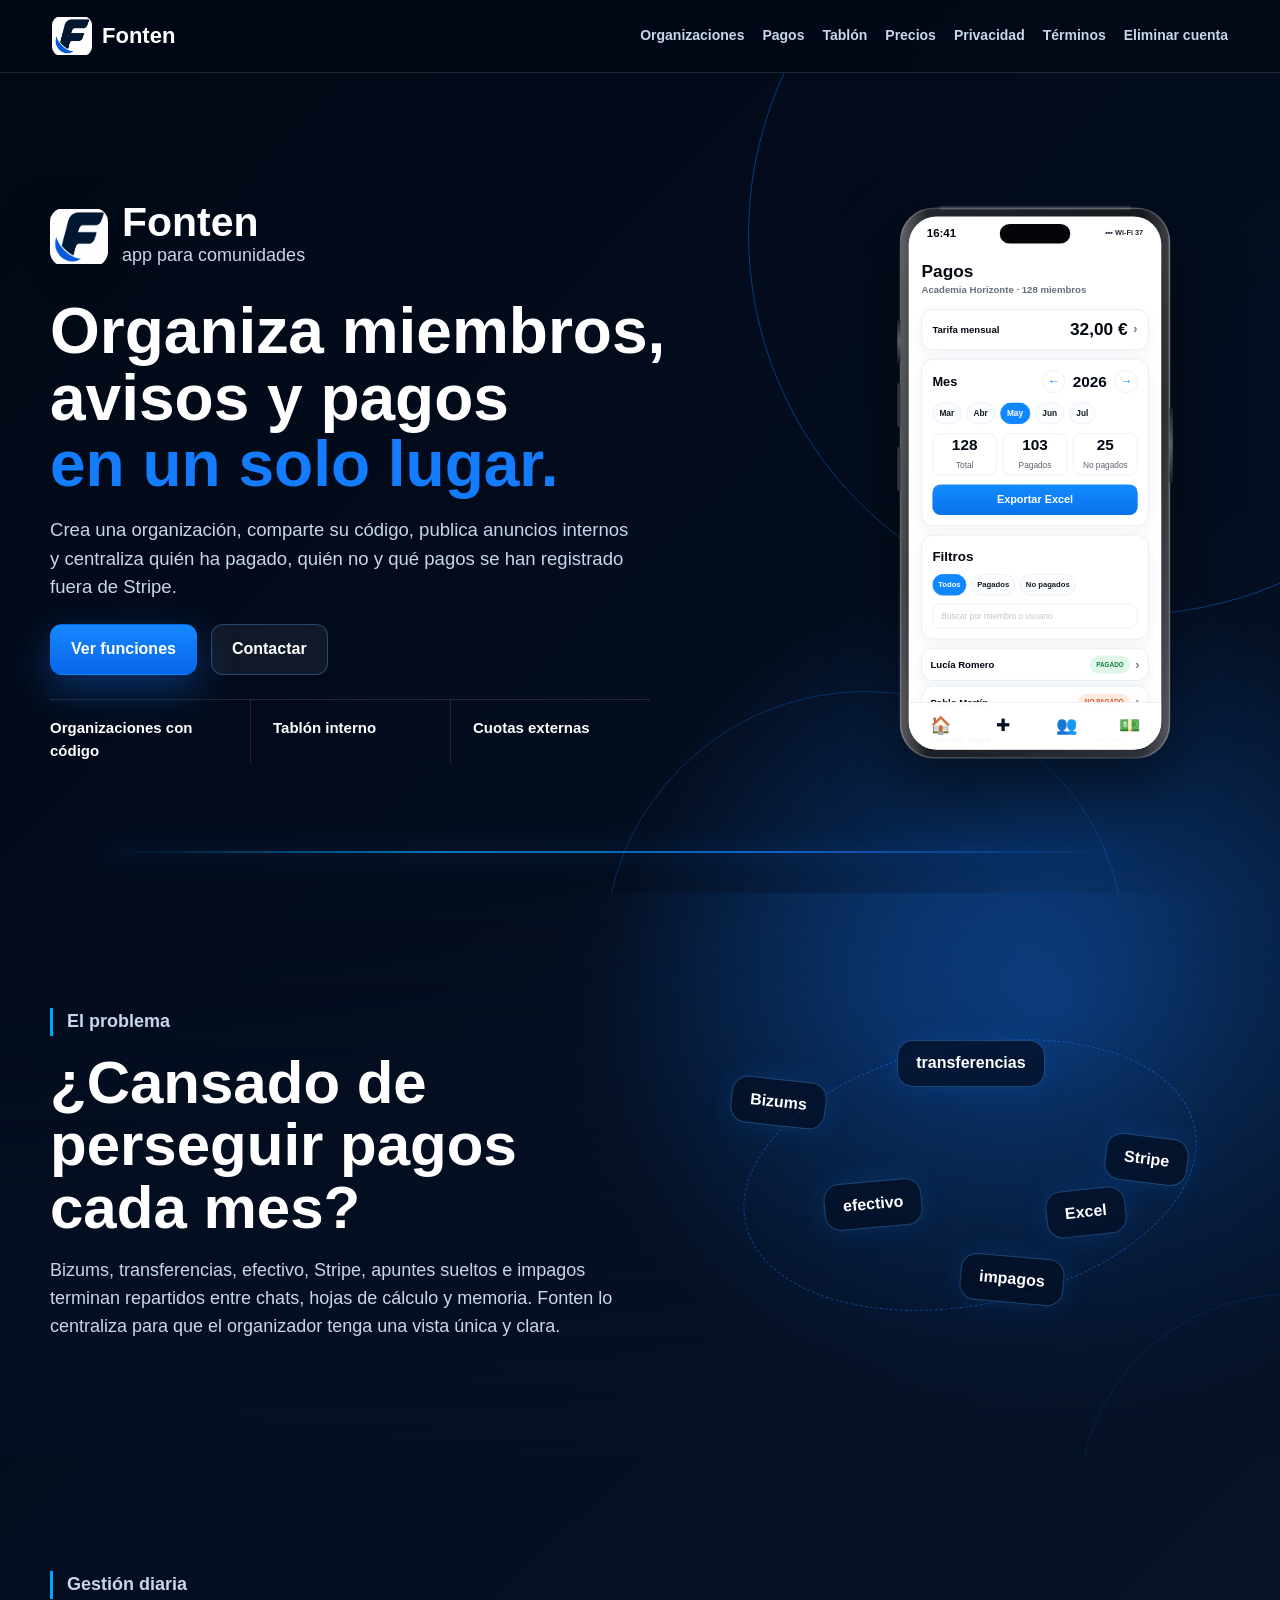
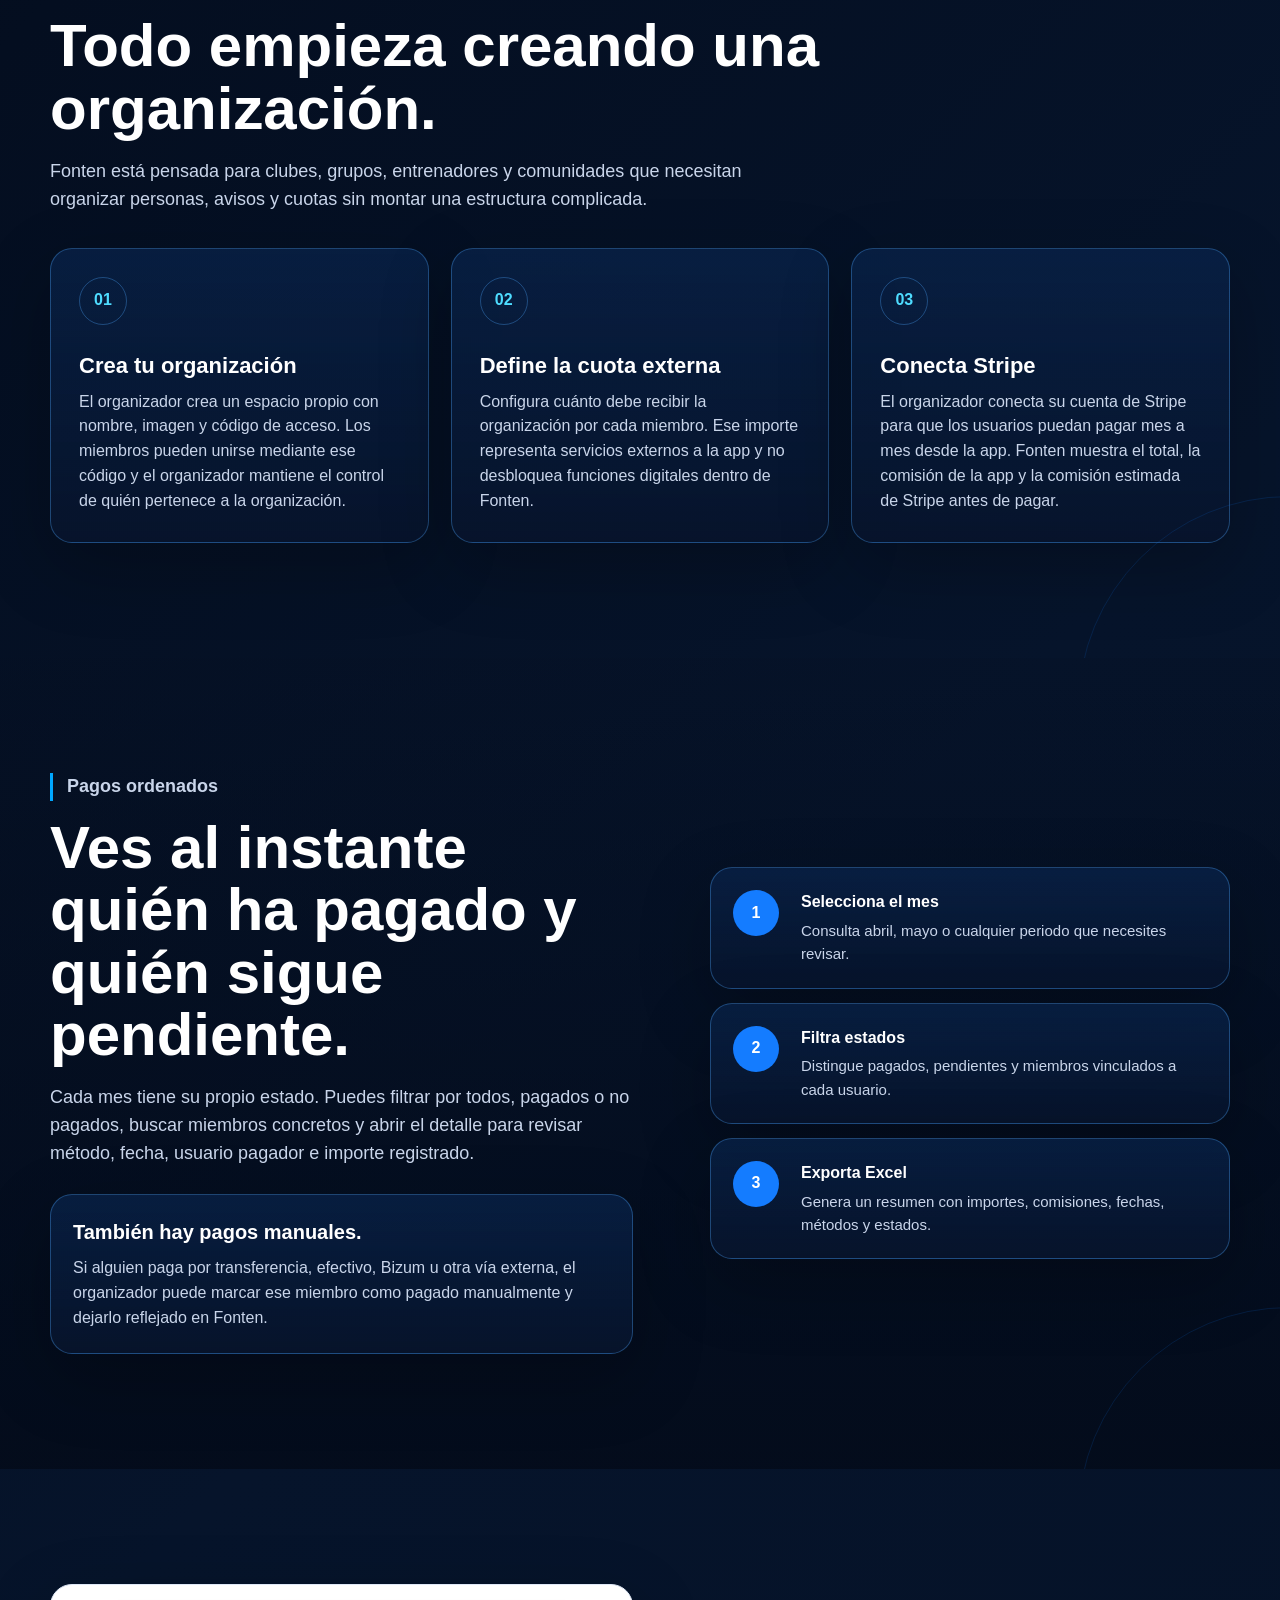
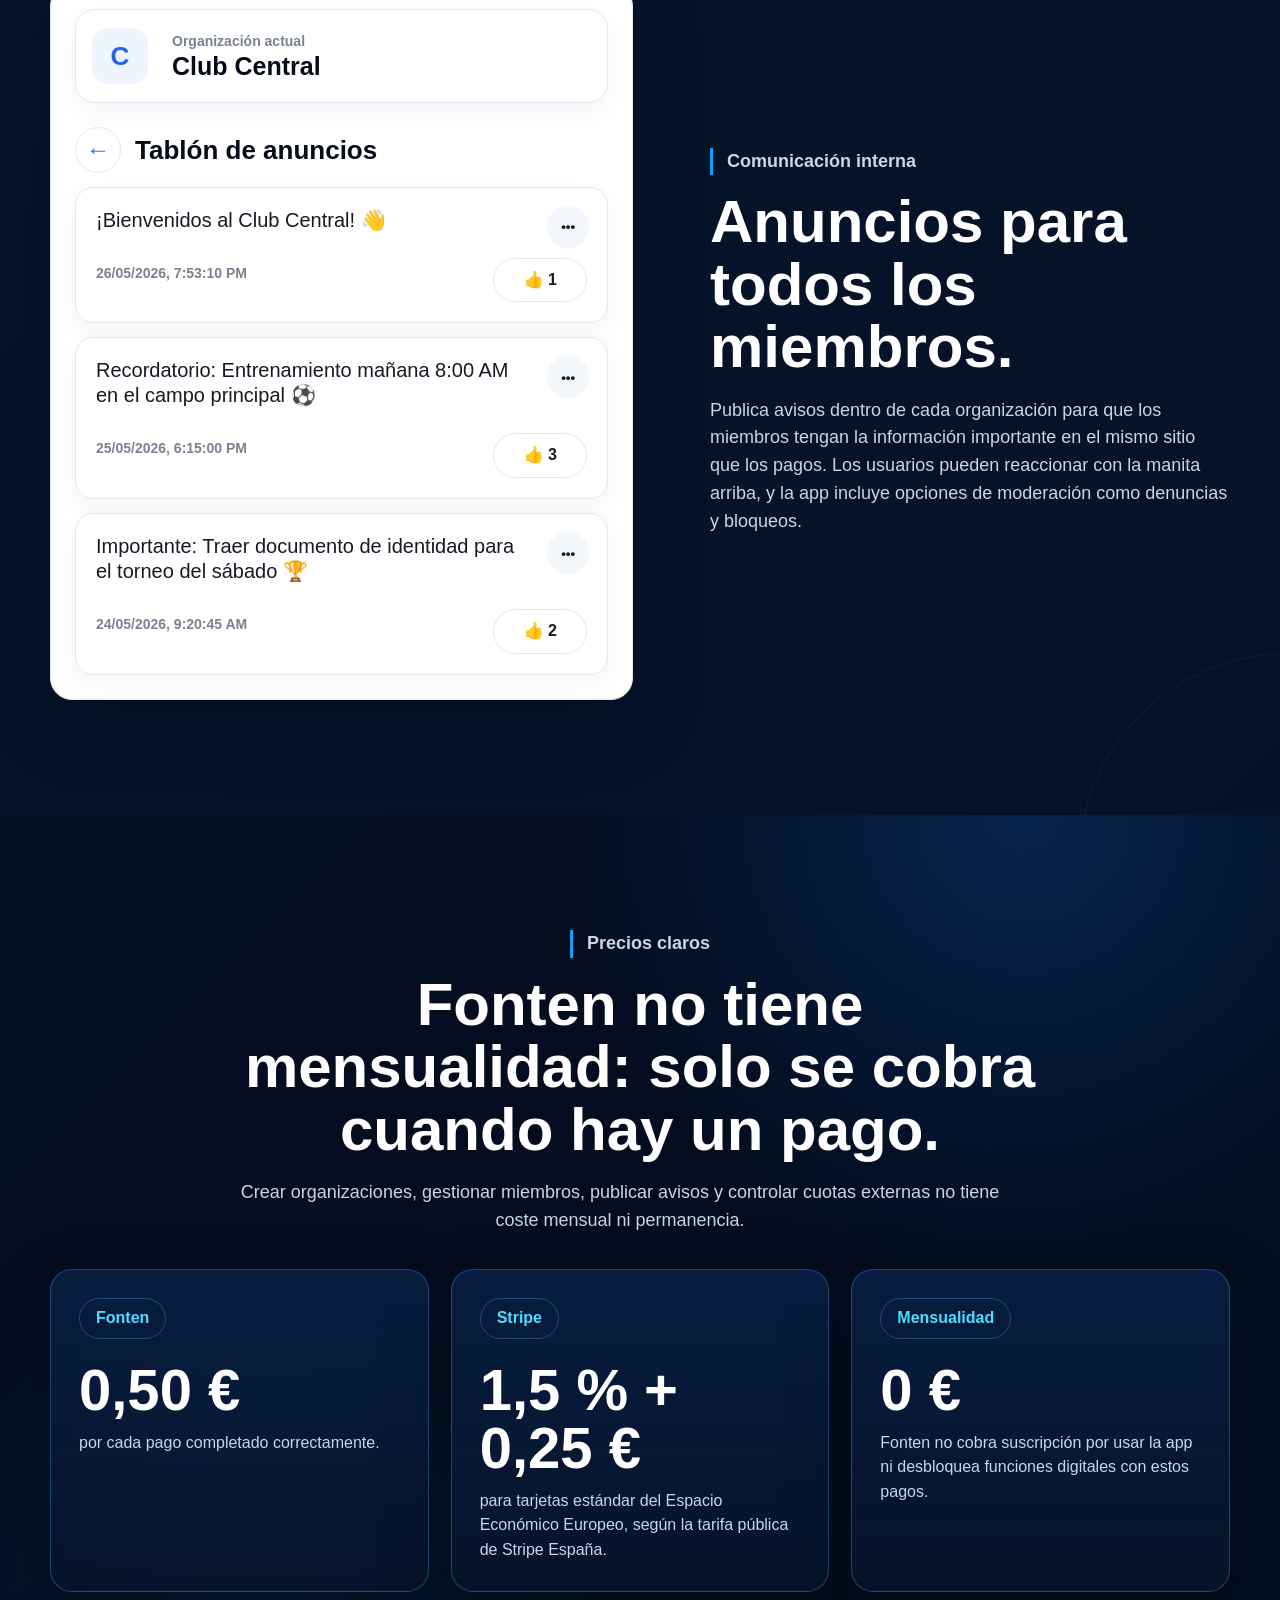
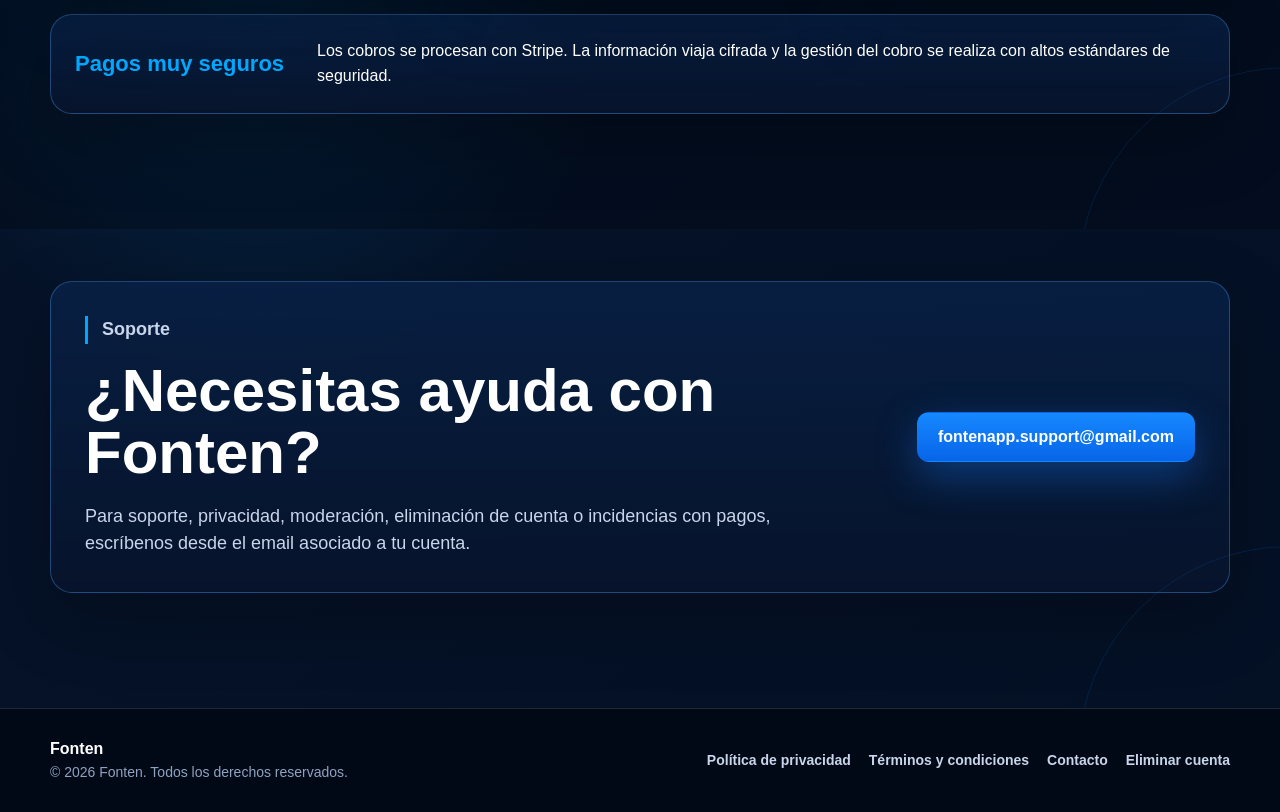
<file: index.html>
<!DOCTYPE html>
<html lang="es">
<head>
  <meta charset="UTF-8" />
  <meta name="viewport" content="width=device-width, initial-scale=1.0" />
  <title>Fonten - Organiza miembros, avisos y pagos</title>
  <meta
    name="description"
    content="Fonten ayuda a organizaciones, clubes y comunidades a gestionar miembros, anuncios, cuotas externas, pagos con Stripe, pagos manuales y exportaciones a Excel."
  />
  <link rel="icon" href="favicon.png" />
  <link rel="stylesheet" href="styles.css" />
</head>

<body>
  <header class="site-header">
    <div class="container nav">
      <a class="brand" href="index.html" aria-label="Inicio de Fonten">
        <img src="favicon.png" alt="" class="brand-logo" />
        <span>Fonten</span>
      </a>

      <nav class="nav-links" aria-label="Navegación principal">
        <a href="#organizaciones">Organizaciones</a>
        <a href="#pagos">Pagos</a>
        <a href="#tablon">Tablón</a>
        <a href="#precios">Precios</a>
        <a href="privacidad.html">Privacidad</a>
        <a href="Terminos.html">Términos</a>
        <a href="Eliminar-cuenta.html">Eliminar cuenta</a>
      </nav>
    </div>
  </header>

  <main>
    <section class="hero">
      <div class="hero-lines" aria-hidden="true"></div>
      <div class="container hero-grid">
        <div class="hero-copy">
          <div class="hero-brand">
            <img src="favicon.png" alt="" />
            <div>
              <strong>Fonten</strong>
              <span>app para comunidades</span>
            </div>
          </div>

          <h1>Organiza miembros, avisos y pagos <span>en un solo lugar.</span></h1>
          <p class="hero-text">
            Crea una organización, comparte su código, publica anuncios internos y centraliza
            quién ha pagado, quién no y qué pagos se han registrado fuera de Stripe.
          </p>

          <div class="hero-actions">
            <a class="btn btn-primary" href="#funciones">Ver funciones</a>
            <a class="btn btn-secondary" href="contacto.html">Contactar</a>
          </div>

          <div class="hero-metrics" aria-label="Funciones principales">
            <span>Organizaciones con código</span>
            <span>Tablón interno</span>
            <span>Cuotas externas</span>
          </div>
        </div>

        <div class="phone-stage" aria-label="Vista del organizador controlando cuotas y pagos en Fonten">
          <div class="hero-phone">
            <div class="hero-phone-side hero-phone-side-left"></div>
            <div class="hero-phone-side hero-phone-side-right"></div>
            <div class="hero-phone-screen">
              <div class="hero-phone-status">
                <span>16:41</span>
                <i></i>
                <span>••• Wi-Fi 37</span>
              </div>

              <div class="hero-phone-content">
                <h3>Pagos</h3>
                <p>Academia Horizonte · 128 miembros</p>

                <div class="phone-card phone-price">
                  <strong>Tarifa mensual</strong>
                  <b>32,00 €</b>
                  <span>›</span>
                </div>

                <div class="phone-card phone-month">
                  <div class="phone-month-head">
                    <strong>Mes</strong>
                    <div>
                      <button type="button">←</button>
                      <b>2026</b>
                      <button type="button">→</button>
                    </div>
                  </div>

                  <div class="phone-months">
                    <span>Mar</span>
                    <span>Abr</span>
                    <strong>May</strong>
                    <span>Jun</span>
                    <span>Jul</span>
                  </div>

                  <div class="phone-stats">
                    <span><b>128</b>Total</span>
                    <span><b>103</b>Pagados</span>
                    <span><b>25</b>No pagados</span>
                  </div>

                  <div class="phone-export">Exportar Excel</div>
                </div>

                <div class="phone-card phone-filters">
                  <strong>Filtros</strong>
                  <div>
                    <span>Todos</span>
                    <span>Pagados</span>
                    <span>No pagados</span>
                  </div>
                  <p>Buscar por miembro o usuario</p>
                </div>

                <div class="phone-member paid">
                  <strong>Lucía Romero</strong>
                  <span>Pagado</span>
                  <i>›</i>
                </div>
                <div class="phone-member unpaid">
                  <strong>Pablo Martín</strong>
                  <span>No pagado</span>
                  <i>›</i>
                </div>
                <div class="phone-member paid">
                  <strong>Claudia Vega</strong>
                  <span>Pagado</span>
                  <i>›</i>
                </div>
                <div class="phone-member unpaid">
                  <strong>Sergio Ruiz</strong>
                  <span>No pagado</span>
                  <i>›</i>
                </div>
              </div>

              <div class="hero-phone-tabbar">
                <span>🏠</span>
                <span>✚</span>
                <span>👥</span>
                <span>💵</span>
              </div>
            </div>
          </div>
        </div>
      </div>
    </section>

    <section id="funciones" class="section section-problem">
      <div class="container problem-grid">
        <div>
          <p class="eyebrow">El problema</p>
          <h2>¿Cansado de perseguir pagos cada mes?</h2>
          <p>
            Bizums, transferencias, efectivo, Stripe, apuntes sueltos e impagos terminan
            repartidos entre chats, hojas de cálculo y memoria. Fonten lo centraliza para que el
            organizador tenga una vista única y clara.
          </p>
        </div>

        <div class="floating-tags" aria-label="Pagos que Fonten ayuda a ordenar">
          <span>Bizums</span>
          <span>transferencias</span>
          <span>efectivo</span>
          <span>Stripe</span>
          <span>impagos</span>
          <span>Excel</span>
        </div>
      </div>
    </section>

    <section id="organizaciones" class="section">
      <div class="container">
        <div class="section-title">
          <p class="eyebrow">Gestión diaria</p>
          <h2>Todo empieza creando una organización.</h2>
          <p>
            Fonten está pensada para clubes, grupos, entrenadores y comunidades que necesitan
            organizar personas, avisos y cuotas sin montar una estructura complicada.
          </p>
        </div>

        <div class="feature-grid">
          <article class="feature-card">
            <span>01</span>
            <h3>Crea tu organización</h3>
            <p>
              El organizador crea un espacio propio con nombre, imagen y código de acceso. Los
              miembros pueden unirse mediante ese código y el organizador mantiene el control de
              quién pertenece a la organización.
            </p>
          </article>

          <article class="feature-card">
            <span>02</span>
            <h3>Define la cuota externa</h3>
            <p>
              Configura cuánto debe recibir la organización por cada miembro. Ese importe
              representa servicios externos a la app y no desbloquea funciones digitales dentro de
              Fonten.
            </p>
          </article>

          <article class="feature-card">
            <span>03</span>
            <h3>Conecta Stripe</h3>
            <p>
              El organizador conecta su cuenta de Stripe para que los usuarios puedan pagar mes a
              mes desde la app. Fonten muestra el total, la comisión de la app y la comisión
              estimada de Stripe antes de pagar.
            </p>
          </article>
        </div>
      </div>
    </section>

    <section id="pagos" class="section section-payments">
      <div class="container payments-grid">
        <div>
          <p class="eyebrow">Pagos ordenados</p>
          <h2>Ves al instante quién ha pagado y quién sigue pendiente.</h2>
          <p>
            Cada mes tiene su propio estado. Puedes filtrar por todos, pagados o no pagados,
            buscar miembros concretos y abrir el detalle para revisar método, fecha, usuario
            pagador e importe registrado.
          </p>

          <div class="callout">
            <strong>También hay pagos manuales.</strong>
            <span>
              Si alguien paga por transferencia, efectivo, Bizum u otra vía externa, el
              organizador puede marcar ese miembro como pagado manualmente y dejarlo reflejado en
              Fonten.
            </span>
          </div>
        </div>

        <div class="workflow">
          <div class="workflow-step">
            <span>1</span>
            <strong>Selecciona el mes</strong>
            <p>Consulta abril, mayo o cualquier periodo que necesites revisar.</p>
          </div>
          <div class="workflow-step">
            <span>2</span>
            <strong>Filtra estados</strong>
            <p>Distingue pagados, pendientes y miembros vinculados a cada usuario.</p>
          </div>
          <div class="workflow-step">
            <span>3</span>
            <strong>Exporta Excel</strong>
            <p>Genera un resumen con importes, comisiones, fechas, métodos y estados.</p>
          </div>
        </div>
      </div>
    </section>

    <section id="tablon" class="section">
      <div class="container split-section">
        <div class="announcement-demo">
          <div class="org-current">
            <span>C</span>
            <div>
              <small>Organización actual</small>
              <strong>Club Central</strong>
            </div>
          </div>
          <div class="announcement-top">
            <span>←</span>
            <strong>Tablón de anuncios</strong>
          </div>
          <div class="announcement-card">
            <button type="button" aria-label="Opciones del anuncio">•••</button>
            <p>¡Bienvenidos al Club Central! 👋</p>
            <small>26/05/2026, 7:53:10 PM</small>
            <div>
              <span>👍 1</span>
            </div>
          </div>
          <div class="announcement-card muted-card">
            <button type="button" aria-label="Opciones del anuncio">•••</button>
            <p>Recordatorio: Entrenamiento mañana 8:00 AM en el campo principal ⚽</p>
            <small>25/05/2026, 6:15:00 PM</small>
            <div>
              <span>👍 3</span>
            </div>
          </div>
          <div class="announcement-card muted-card">
            <button type="button" aria-label="Opciones del anuncio">•••</button>
            <p>Importante: Traer documento de identidad para el torneo del sábado 🏆</p>
            <small>24/05/2026, 9:20:45 AM</small>
            <div>
              <span>👍 2</span>
            </div>
          </div>
        </div>

        <div>
          <p class="eyebrow">Comunicación interna</p>
          <h2>Anuncios para todos los miembros.</h2>
          <p>
            Publica avisos dentro de cada organización para que los miembros tengan la información
            importante en el mismo sitio que los pagos. Los usuarios pueden reaccionar con la
            manita arriba, y la app incluye opciones de moderación como denuncias y bloqueos.
          </p>
        </div>
      </div>
    </section>

    <section id="precios" class="section section-pricing">
      <div class="container">
        <div class="section-title centered">
          <p class="eyebrow">Precios claros</p>
          <h2>Fonten no tiene mensualidad: solo se cobra cuando hay un pago.</h2>
          <p>
            Crear organizaciones, gestionar miembros, publicar avisos y controlar cuotas externas
            no tiene coste mensual ni permanencia.
          </p>
        </div>

        <div class="pricing-grid">
          <article class="pricing-card">
            <span>Fonten</span>
            <strong>0,50 €</strong>
            <p>por cada pago completado correctamente.</p>
          </article>

          <article class="pricing-card">
            <span>Stripe</span>
            <strong>1,5 % + 0,25 €</strong>
            <p>para tarjetas estándar del Espacio Económico Europeo, según la tarifa pública de Stripe España.</p>
          </article>

          <article class="pricing-card">
            <span>Mensualidad</span>
            <strong>0 €</strong>
            <p>Fonten no cobra suscripción por usar la app ni desbloquea funciones digitales con estos pagos.</p>
          </article>
        </div>

        <div class="security-strip">
          <strong>Pagos muy seguros</strong>
          <span>
            Los cobros se procesan con Stripe. La información viaja cifrada y la gestión del cobro
            se realiza con altos estándares de seguridad.
          </span>
        </div>
      </div>
    </section>

    <section class="section cta-section">
      <div class="container cta">
        <div>
          <p class="eyebrow">Soporte</p>
          <h2>¿Necesitas ayuda con Fonten?</h2>
          <p>
            Para soporte, privacidad, moderación, eliminación de cuenta o incidencias con pagos,
            escríbenos desde el email asociado a tu cuenta.
          </p>
        </div>
        <a class="btn btn-primary" href="mailto:fontenapp.support@gmail.com">fontenapp.support@gmail.com</a>
      </div>
    </section>
  </main>

  <footer class="site-footer">
    <div class="container footer-grid">
      <div>
        <strong>Fonten</strong>
        <span>© 2026 Fonten. Todos los derechos reservados.</span>
      </div>

      <div class="footer-links">
        <a href="privacidad.html">Política de privacidad</a>
        <a href="Terminos.html">Términos y condiciones</a>
        <a href="contacto.html">Contacto</a>
        <a href="Eliminar-cuenta.html">Eliminar cuenta</a>
      </div>
    </div>
  </footer>
</body>
</html>
</file>
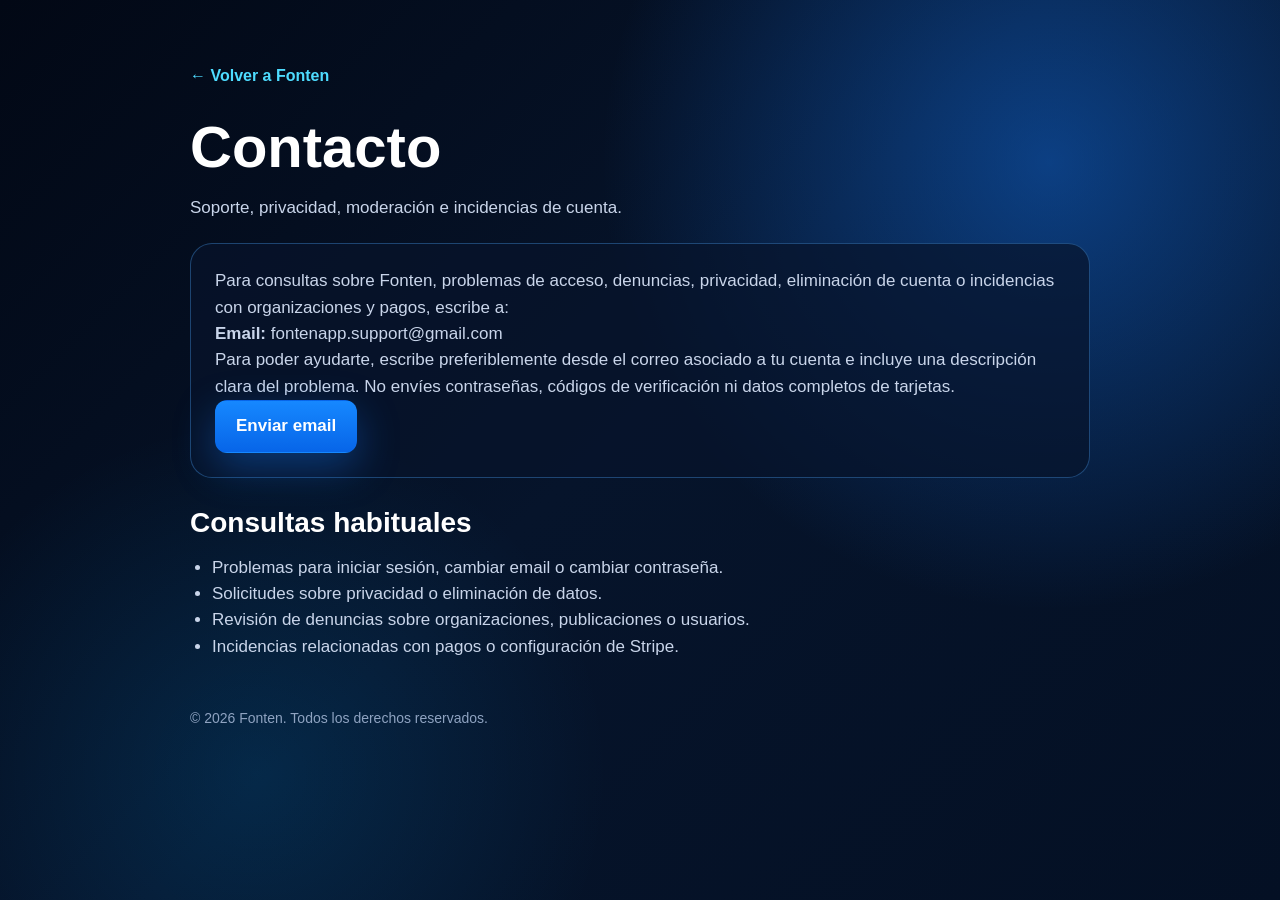
<file: contacto.html>
<!DOCTYPE html>
<html lang="es">
<head>
  <meta charset="UTF-8" />
  <meta name="viewport" content="width=device-width, initial-scale=1.0" />
  <title>Contacto - Fonten</title>
  <meta name="description" content="Contacto y soporte de Fonten." />
  <link rel="icon" href="favicon.png" />
  <link rel="stylesheet" href="styles.css" />
</head>

<body class="legal-page">
  <main class="legal-shell">
    <a class="back-link" href="index.html">← Volver a Fonten</a>

    <h1>Contacto</h1>
    <p>Soporte, privacidad, moderación e incidencias de cuenta.</p>

    <div class="legal-card">
      <p>
        Para consultas sobre Fonten, problemas de acceso, denuncias, privacidad, eliminación de cuenta o incidencias con organizaciones y pagos, escribe a:
      </p>
      <p>
        <strong>Email:</strong> <a href="mailto:fontenapp.support@gmail.com">fontenapp.support@gmail.com</a>
      </p>
      <p>
        Para poder ayudarte, escribe preferiblemente desde el correo asociado a tu cuenta e incluye una descripción clara del problema. No envíes contraseñas, códigos de verificación ni datos completos de tarjetas.
      </p>
      <p>
        <a class="btn btn-primary" href="mailto:fontenapp.support@gmail.com">Enviar email</a>
      </p>
    </div>

    <h2>Consultas habituales</h2>
    <ul>
      <li>Problemas para iniciar sesión, cambiar email o cambiar contraseña.</li>
      <li>Solicitudes sobre privacidad o eliminación de datos.</li>
      <li>Revisión de denuncias sobre organizaciones, publicaciones o usuarios.</li>
      <li>Incidencias relacionadas con pagos o configuración de Stripe.</li>
    </ul>

    <footer>© 2026 Fonten. Todos los derechos reservados.</footer>
  </main>
</body>
</html>
</file>
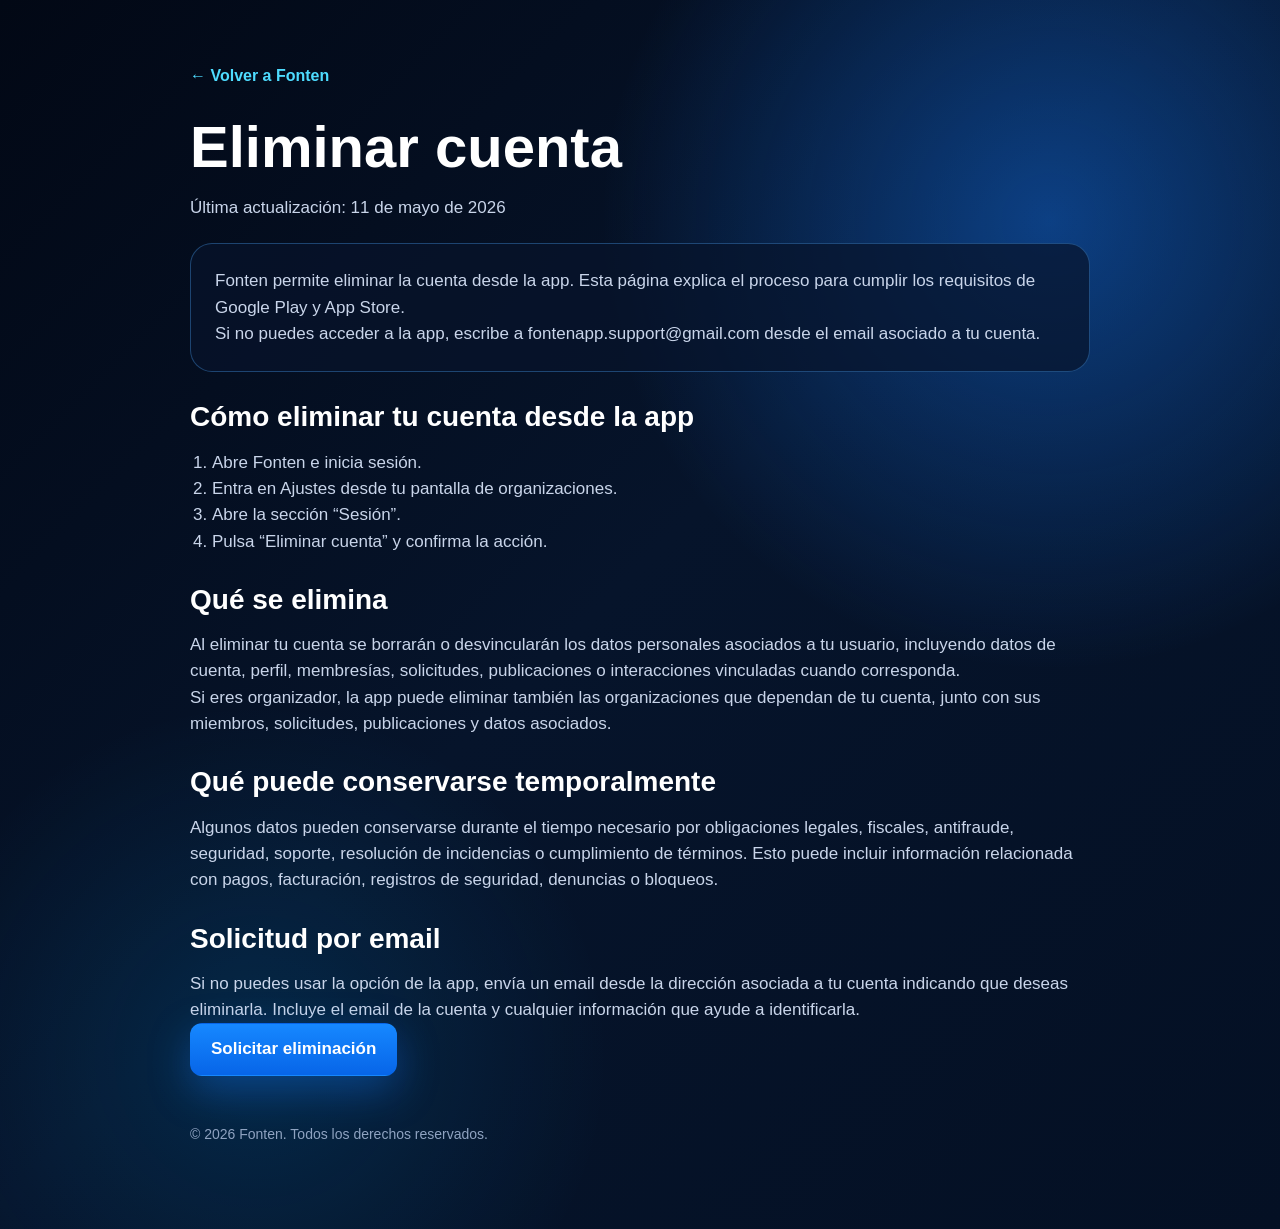
<file: Eliminar-cuenta.html>
<!DOCTYPE html>
<html lang="es">
<head>
  <meta charset="UTF-8" />
  <meta name="viewport" content="width=device-width, initial-scale=1.0" />
  <title>Eliminar cuenta - Fonten</title>
  <meta name="description" content="Instrucciones para eliminar una cuenta de Fonten." />
  <link rel="icon" href="favicon.png" />
  <link rel="stylesheet" href="styles.css" />
</head>

<body class="legal-page">
  <main class="legal-shell">
    <a class="back-link" href="index.html">← Volver a Fonten</a>

    <h1>Eliminar cuenta</h1>
    <p>Última actualización: 11 de mayo de 2026</p>

    <div class="legal-card">
      <p>
        Fonten permite eliminar la cuenta desde la app. Esta página explica el proceso para cumplir los requisitos de Google Play y App Store.
      </p>
      <p>
        Si no puedes acceder a la app, escribe a <a href="mailto:fontenapp.support@gmail.com">fontenapp.support@gmail.com</a> desde el email asociado a tu cuenta.
      </p>
    </div>

    <h2>Cómo eliminar tu cuenta desde la app</h2>
    <ol>
      <li>Abre Fonten e inicia sesión.</li>
      <li>Entra en Ajustes desde tu pantalla de organizaciones.</li>
      <li>Abre la sección “Sesión”.</li>
      <li>Pulsa “Eliminar cuenta” y confirma la acción.</li>
    </ol>

    <h2>Qué se elimina</h2>
    <p>
      Al eliminar tu cuenta se borrarán o desvincularán los datos personales asociados a tu usuario, incluyendo datos de cuenta, perfil, membresías, solicitudes, publicaciones o interacciones vinculadas cuando corresponda.
    </p>
    <p>
      Si eres organizador, la app puede eliminar también las organizaciones que dependan de tu cuenta, junto con sus miembros, solicitudes, publicaciones y datos asociados.
    </p>

    <h2>Qué puede conservarse temporalmente</h2>
    <p>
      Algunos datos pueden conservarse durante el tiempo necesario por obligaciones legales, fiscales, antifraude, seguridad, soporte, resolución de incidencias o cumplimiento de términos. Esto puede incluir información relacionada con pagos, facturación, registros de seguridad, denuncias o bloqueos.
    </p>

    <h2>Solicitud por email</h2>
    <p>
      Si no puedes usar la opción de la app, envía un email desde la dirección asociada a tu cuenta indicando que deseas eliminarla. Incluye el email de la cuenta y cualquier información que ayude a identificarla.
    </p>
    <p>
      <a class="btn btn-primary" href="mailto:fontenapp.support@gmail.com?subject=Eliminar%20mi%20cuenta%20de%20Fonten">Solicitar eliminación</a>
    </p>

    <footer>© 2026 Fonten. Todos los derechos reservados.</footer>
  </main>
</body>
</html>
</file>
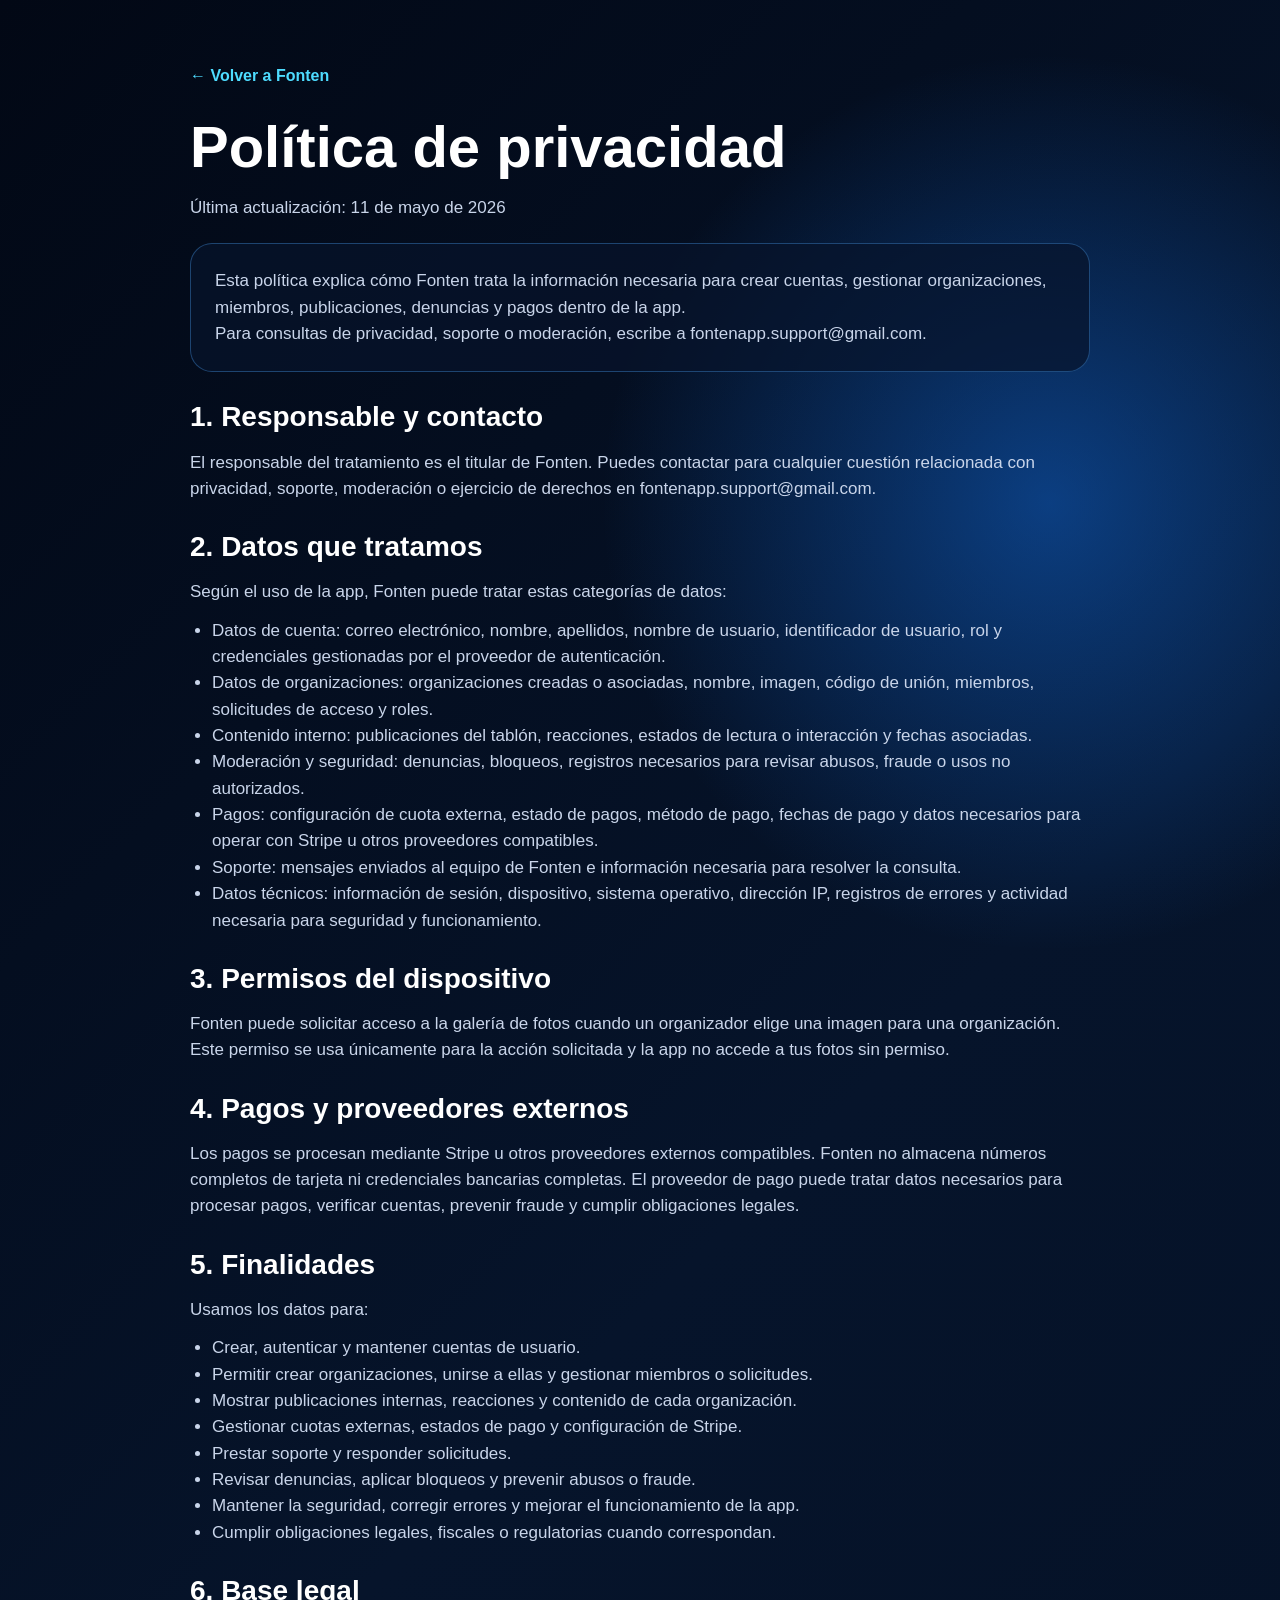
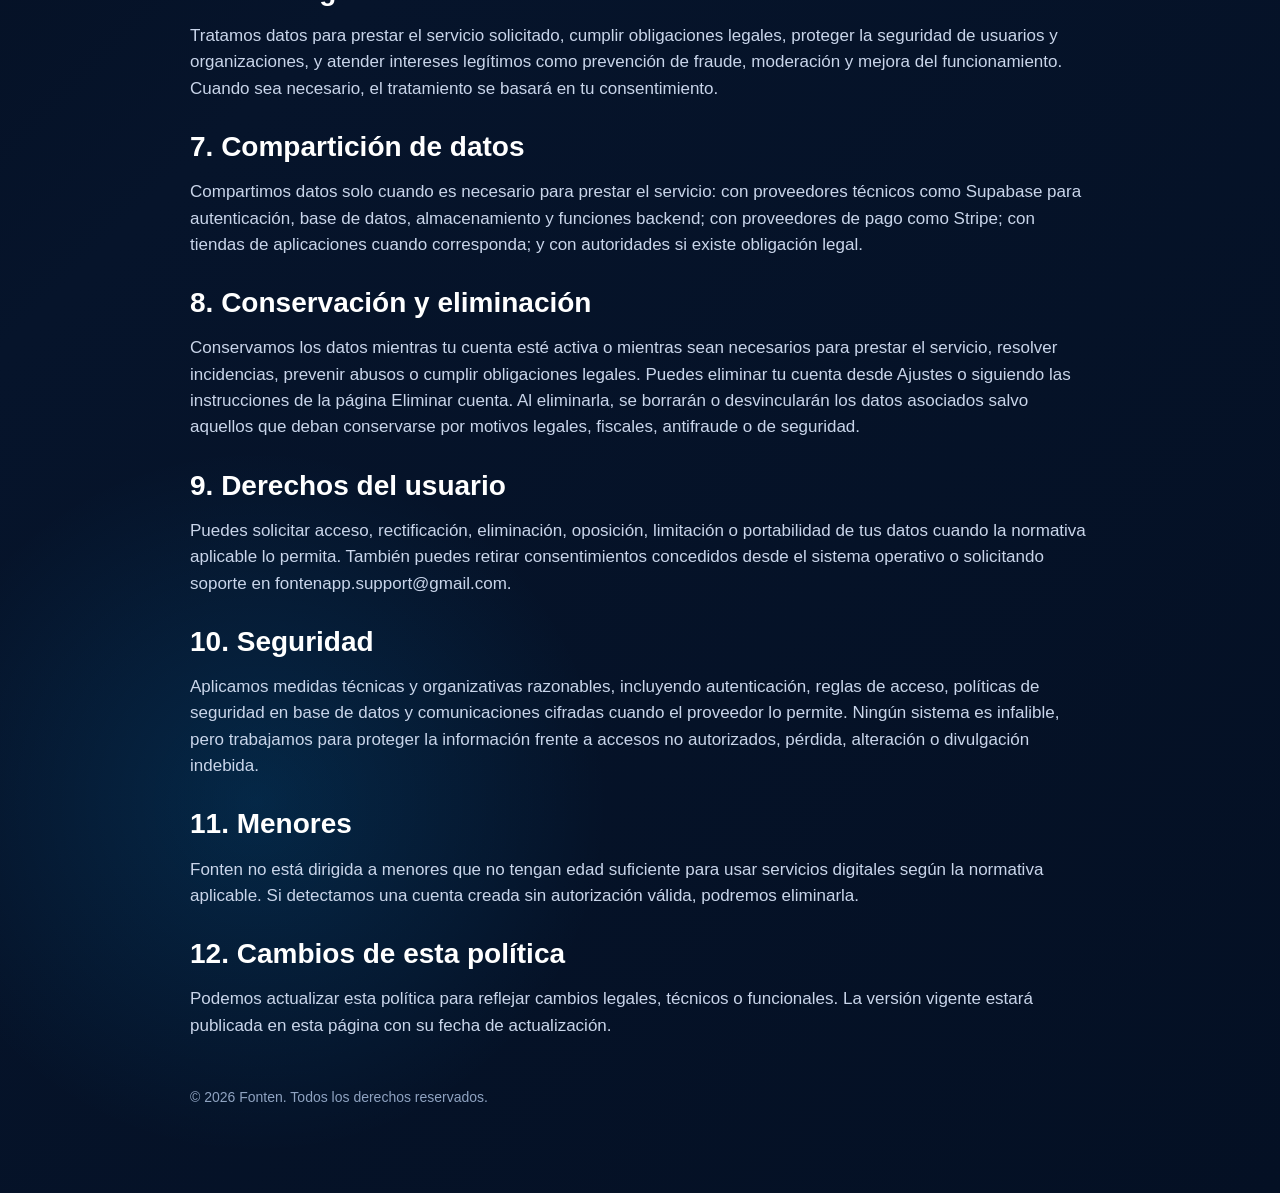
<file: privacidad.html>
<!DOCTYPE html>
<html lang="es">
<head>
  <meta charset="UTF-8" />
  <meta name="viewport" content="width=device-width, initial-scale=1.0" />
  <title>Política de privacidad - Fonten</title>
  <meta name="description" content="Política de privacidad de Fonten." />
  <link rel="icon" href="favicon.png" />
  <link rel="stylesheet" href="styles.css" />
</head>

<body class="legal-page">
  <main class="legal-shell">
    <a class="back-link" href="index.html">← Volver a Fonten</a>

    <h1>Política de privacidad</h1>
    <p>Última actualización: 11 de mayo de 2026</p>

    <div class="legal-card">
      <p>
        Esta política explica cómo Fonten trata la información necesaria para crear cuentas, gestionar organizaciones, miembros, publicaciones, denuncias y pagos dentro de la app.
      </p>
      <p>
        Para consultas de privacidad, soporte o moderación, escribe a <a href="mailto:fontenapp.support@gmail.com">fontenapp.support@gmail.com</a>.
      </p>
    </div>

    <h2>1. Responsable y contacto</h2>
    <p>
      El responsable del tratamiento es el titular de Fonten. Puedes contactar para cualquier cuestión relacionada con privacidad, soporte, moderación o ejercicio de derechos en <a href="mailto:fontenapp.support@gmail.com">fontenapp.support@gmail.com</a>.
    </p>

    <h2>2. Datos que tratamos</h2>
    <p>Según el uso de la app, Fonten puede tratar estas categorías de datos:</p>
    <ul>
      <li>Datos de cuenta: correo electrónico, nombre, apellidos, nombre de usuario, identificador de usuario, rol y credenciales gestionadas por el proveedor de autenticación.</li>
      <li>Datos de organizaciones: organizaciones creadas o asociadas, nombre, imagen, código de unión, miembros, solicitudes de acceso y roles.</li>
      <li>Contenido interno: publicaciones del tablón, reacciones, estados de lectura o interacción y fechas asociadas.</li>
      <li>Moderación y seguridad: denuncias, bloqueos, registros necesarios para revisar abusos, fraude o usos no autorizados.</li>
      <li>Pagos: configuración de cuota externa, estado de pagos, método de pago, fechas de pago y datos necesarios para operar con Stripe u otros proveedores compatibles.</li>
      <li>Soporte: mensajes enviados al equipo de Fonten e información necesaria para resolver la consulta.</li>
      <li>Datos técnicos: información de sesión, dispositivo, sistema operativo, dirección IP, registros de errores y actividad necesaria para seguridad y funcionamiento.</li>
    </ul>

    <h2>3. Permisos del dispositivo</h2>
    <p>
      Fonten puede solicitar acceso a la galería de fotos cuando un organizador elige una imagen para una organización. Este permiso se usa únicamente para la acción solicitada y la app no accede a tus fotos sin permiso.
    </p>

    <h2>4. Pagos y proveedores externos</h2>
    <p>
      Los pagos se procesan mediante Stripe u otros proveedores externos compatibles. Fonten no almacena números completos de tarjeta ni credenciales bancarias completas. El proveedor de pago puede tratar datos necesarios para procesar pagos, verificar cuentas, prevenir fraude y cumplir obligaciones legales.
    </p>

    <h2>5. Finalidades</h2>
    <p>Usamos los datos para:</p>
    <ul>
      <li>Crear, autenticar y mantener cuentas de usuario.</li>
      <li>Permitir crear organizaciones, unirse a ellas y gestionar miembros o solicitudes.</li>
      <li>Mostrar publicaciones internas, reacciones y contenido de cada organización.</li>
      <li>Gestionar cuotas externas, estados de pago y configuración de Stripe.</li>
      <li>Prestar soporte y responder solicitudes.</li>
      <li>Revisar denuncias, aplicar bloqueos y prevenir abusos o fraude.</li>
      <li>Mantener la seguridad, corregir errores y mejorar el funcionamiento de la app.</li>
      <li>Cumplir obligaciones legales, fiscales o regulatorias cuando correspondan.</li>
    </ul>

    <h2>6. Base legal</h2>
    <p>
      Tratamos datos para prestar el servicio solicitado, cumplir obligaciones legales, proteger la seguridad de usuarios y organizaciones, y atender intereses legítimos como prevención de fraude, moderación y mejora del funcionamiento. Cuando sea necesario, el tratamiento se basará en tu consentimiento.
    </p>

    <h2>7. Compartición de datos</h2>
    <p>
      Compartimos datos solo cuando es necesario para prestar el servicio: con proveedores técnicos como Supabase para autenticación, base de datos, almacenamiento y funciones backend; con proveedores de pago como Stripe; con tiendas de aplicaciones cuando corresponda; y con autoridades si existe obligación legal.
    </p>

    <h2>8. Conservación y eliminación</h2>
    <p>
      Conservamos los datos mientras tu cuenta esté activa o mientras sean necesarios para prestar el servicio, resolver incidencias, prevenir abusos o cumplir obligaciones legales. Puedes eliminar tu cuenta desde Ajustes o siguiendo las instrucciones de la página <a href="Eliminar-cuenta.html">Eliminar cuenta</a>. Al eliminarla, se borrarán o desvincularán los datos asociados salvo aquellos que deban conservarse por motivos legales, fiscales, antifraude o de seguridad.
    </p>

    <h2>9. Derechos del usuario</h2>
    <p>
      Puedes solicitar acceso, rectificación, eliminación, oposición, limitación o portabilidad de tus datos cuando la normativa aplicable lo permita. También puedes retirar consentimientos concedidos desde el sistema operativo o solicitando soporte en <a href="mailto:fontenapp.support@gmail.com">fontenapp.support@gmail.com</a>.
    </p>

    <h2>10. Seguridad</h2>
    <p>
      Aplicamos medidas técnicas y organizativas razonables, incluyendo autenticación, reglas de acceso, políticas de seguridad en base de datos y comunicaciones cifradas cuando el proveedor lo permite. Ningún sistema es infalible, pero trabajamos para proteger la información frente a accesos no autorizados, pérdida, alteración o divulgación indebida.
    </p>

    <h2>11. Menores</h2>
    <p>
      Fonten no está dirigida a menores que no tengan edad suficiente para usar servicios digitales según la normativa aplicable. Si detectamos una cuenta creada sin autorización válida, podremos eliminarla.
    </p>

    <h2>12. Cambios de esta política</h2>
    <p>
      Podemos actualizar esta política para reflejar cambios legales, técnicos o funcionales. La versión vigente estará publicada en esta página con su fecha de actualización.
    </p>

    <footer>© 2026 Fonten. Todos los derechos reservados.</footer>
  </main>
</body>
</html>
</file>
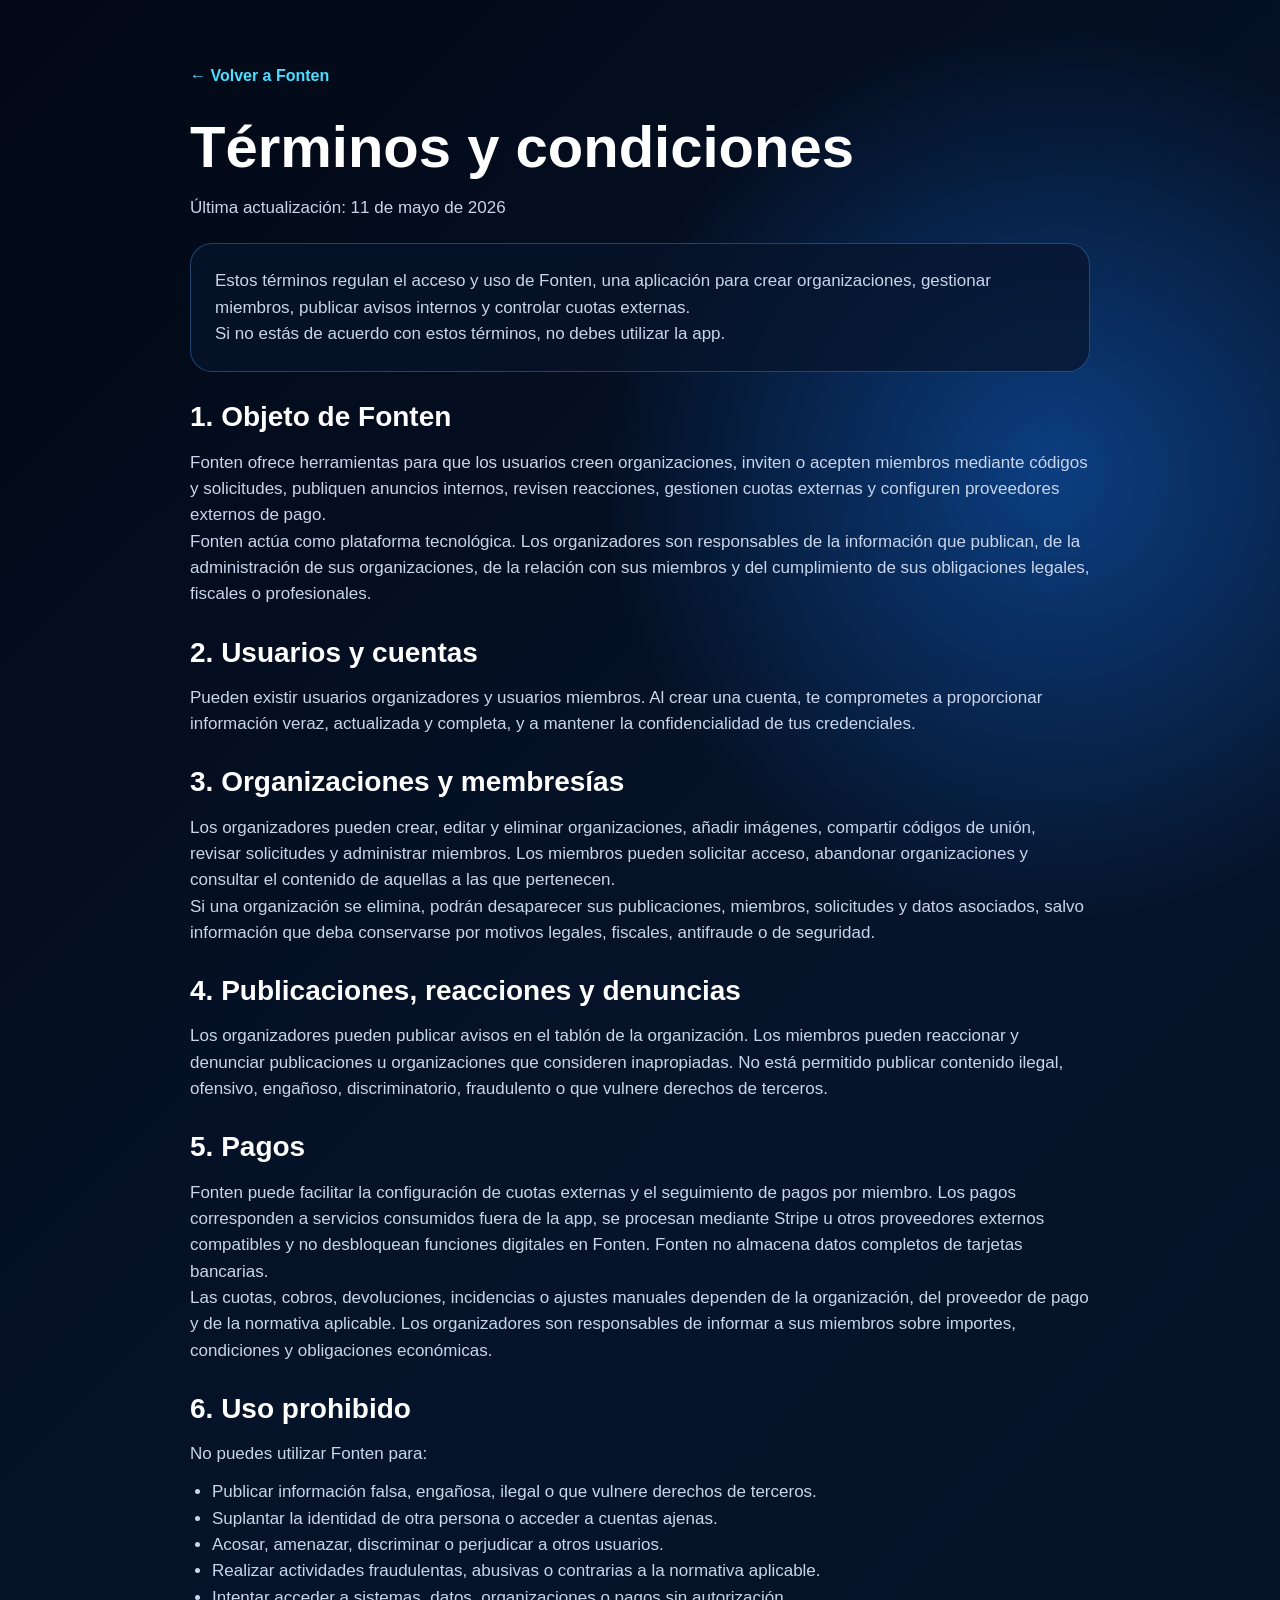
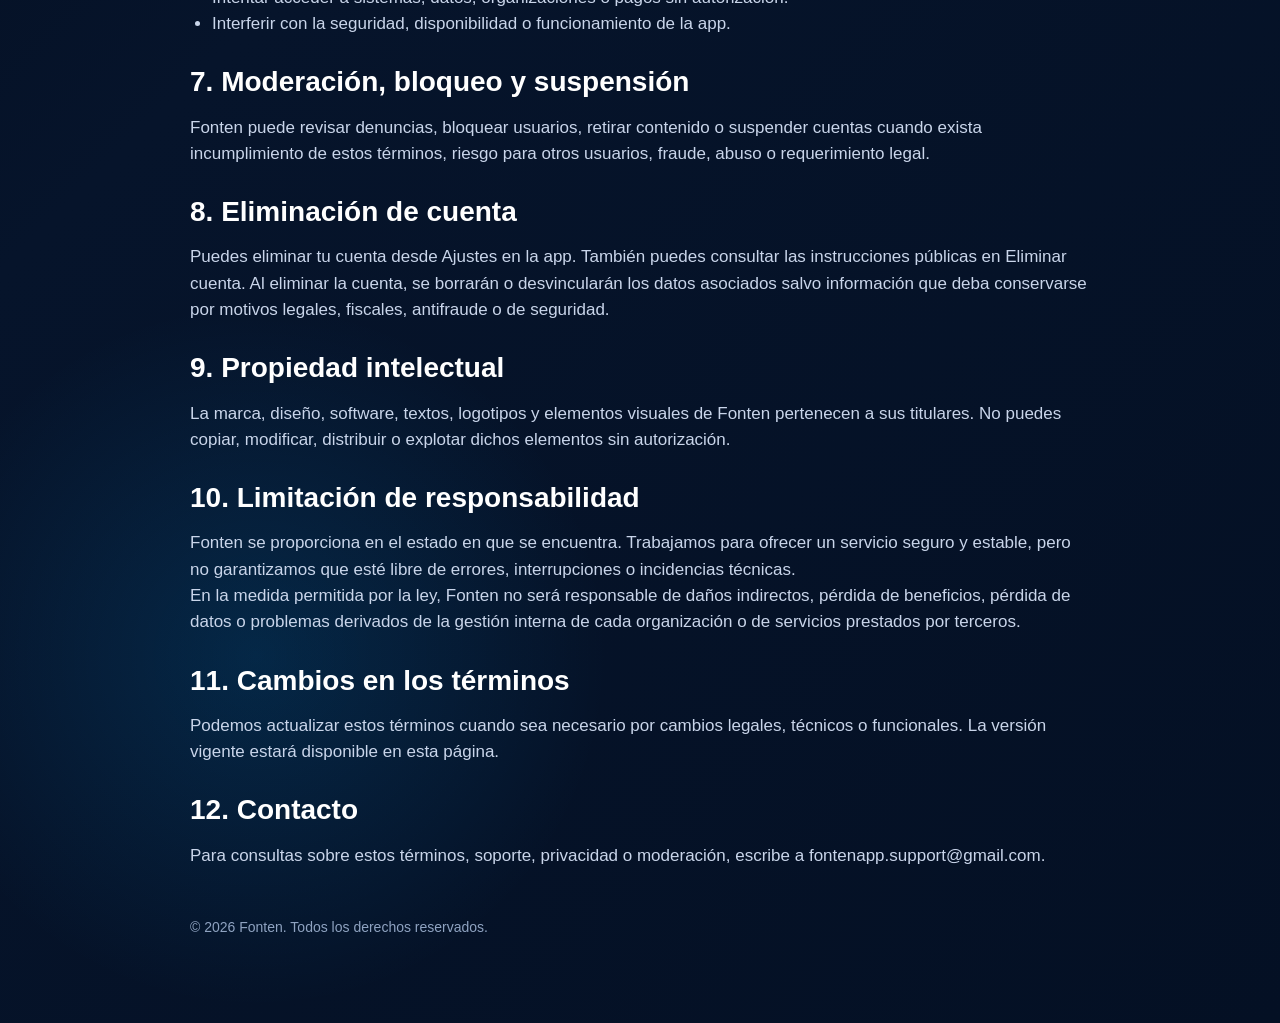
<file: Terminos.html>
<!DOCTYPE html>
<html lang="es">
<head>
  <meta charset="UTF-8" />
  <meta name="viewport" content="width=device-width, initial-scale=1.0" />
  <title>Términos y condiciones - Fonten</title>
  <meta name="description" content="Términos y condiciones de uso de Fonten." />
  <link rel="icon" href="favicon.png" />
  <link rel="stylesheet" href="styles.css" />
</head>

<body class="legal-page">
  <main class="legal-shell">
    <a class="back-link" href="index.html">← Volver a Fonten</a>

    <h1>Términos y condiciones</h1>
    <p>Última actualización: 11 de mayo de 2026</p>

    <div class="legal-card">
      <p>
        Estos términos regulan el acceso y uso de Fonten, una aplicación para crear organizaciones, gestionar miembros, publicar avisos internos y controlar cuotas externas.
      </p>
      <p>
        Si no estás de acuerdo con estos términos, no debes utilizar la app.
      </p>
    </div>

    <h2>1. Objeto de Fonten</h2>
    <p>
      Fonten ofrece herramientas para que los usuarios creen organizaciones, inviten o acepten miembros mediante códigos y solicitudes, publiquen anuncios internos, revisen reacciones, gestionen cuotas externas y configuren proveedores externos de pago.
    </p>
    <p>
      Fonten actúa como plataforma tecnológica. Los organizadores son responsables de la información que publican, de la administración de sus organizaciones, de la relación con sus miembros y del cumplimiento de sus obligaciones legales, fiscales o profesionales.
    </p>

    <h2>2. Usuarios y cuentas</h2>
    <p>
      Pueden existir usuarios organizadores y usuarios miembros. Al crear una cuenta, te comprometes a proporcionar información veraz, actualizada y completa, y a mantener la confidencialidad de tus credenciales.
    </p>

    <h2>3. Organizaciones y membresías</h2>
    <p>
      Los organizadores pueden crear, editar y eliminar organizaciones, añadir imágenes, compartir códigos de unión, revisar solicitudes y administrar miembros. Los miembros pueden solicitar acceso, abandonar organizaciones y consultar el contenido de aquellas a las que pertenecen.
    </p>
    <p>
      Si una organización se elimina, podrán desaparecer sus publicaciones, miembros, solicitudes y datos asociados, salvo información que deba conservarse por motivos legales, fiscales, antifraude o de seguridad.
    </p>

    <h2>4. Publicaciones, reacciones y denuncias</h2>
    <p>
      Los organizadores pueden publicar avisos en el tablón de la organización. Los miembros pueden reaccionar y denunciar publicaciones u organizaciones que consideren inapropiadas. No está permitido publicar contenido ilegal, ofensivo, engañoso, discriminatorio, fraudulento o que vulnere derechos de terceros.
    </p>

    <h2>5. Pagos</h2>
    <p>
      Fonten puede facilitar la configuración de cuotas externas y el seguimiento de pagos por miembro. Los pagos corresponden a servicios consumidos fuera de la app, se procesan mediante Stripe u otros proveedores externos compatibles y no desbloquean funciones digitales en Fonten. Fonten no almacena datos completos de tarjetas bancarias.
    </p>
    <p>
      Las cuotas, cobros, devoluciones, incidencias o ajustes manuales dependen de la organización, del proveedor de pago y de la normativa aplicable. Los organizadores son responsables de informar a sus miembros sobre importes, condiciones y obligaciones económicas.
    </p>

    <h2>6. Uso prohibido</h2>
    <p>No puedes utilizar Fonten para:</p>
    <ul>
      <li>Publicar información falsa, engañosa, ilegal o que vulnere derechos de terceros.</li>
      <li>Suplantar la identidad de otra persona o acceder a cuentas ajenas.</li>
      <li>Acosar, amenazar, discriminar o perjudicar a otros usuarios.</li>
      <li>Realizar actividades fraudulentas, abusivas o contrarias a la normativa aplicable.</li>
      <li>Intentar acceder a sistemas, datos, organizaciones o pagos sin autorización.</li>
      <li>Interferir con la seguridad, disponibilidad o funcionamiento de la app.</li>
    </ul>

    <h2>7. Moderación, bloqueo y suspensión</h2>
    <p>
      Fonten puede revisar denuncias, bloquear usuarios, retirar contenido o suspender cuentas cuando exista incumplimiento de estos términos, riesgo para otros usuarios, fraude, abuso o requerimiento legal.
    </p>

    <h2>8. Eliminación de cuenta</h2>
    <p>
      Puedes eliminar tu cuenta desde Ajustes en la app. También puedes consultar las instrucciones públicas en <a href="Eliminar-cuenta.html">Eliminar cuenta</a>. Al eliminar la cuenta, se borrarán o desvincularán los datos asociados salvo información que deba conservarse por motivos legales, fiscales, antifraude o de seguridad.
    </p>

    <h2>9. Propiedad intelectual</h2>
    <p>
      La marca, diseño, software, textos, logotipos y elementos visuales de Fonten pertenecen a sus titulares. No puedes copiar, modificar, distribuir o explotar dichos elementos sin autorización.
    </p>

    <h2>10. Limitación de responsabilidad</h2>
    <p>
      Fonten se proporciona en el estado en que se encuentra. Trabajamos para ofrecer un servicio seguro y estable, pero no garantizamos que esté libre de errores, interrupciones o incidencias técnicas.
    </p>
    <p>
      En la medida permitida por la ley, Fonten no será responsable de daños indirectos, pérdida de beneficios, pérdida de datos o problemas derivados de la gestión interna de cada organización o de servicios prestados por terceros.
    </p>

    <h2>11. Cambios en los términos</h2>
    <p>
      Podemos actualizar estos términos cuando sea necesario por cambios legales, técnicos o funcionales. La versión vigente estará disponible en esta página.
    </p>

    <h2>12. Contacto</h2>
    <p>
      Para consultas sobre estos términos, soporte, privacidad o moderación, escribe a <a href="mailto:fontenapp.support@gmail.com">fontenapp.support@gmail.com</a>.
    </p>

    <footer>© 2026 Fonten. Todos los derechos reservados.</footer>
  </main>
</body>
</html>
</file>
<file: styles.css>
:root {
  color-scheme: dark;
  --bg: #020815;
  --bg-2: #06152d;
  --panel: rgba(7, 20, 44, 0.72);
  --panel-strong: rgba(10, 31, 69, 0.86);
  --line: rgba(77, 166, 255, 0.34);
  --line-soft: rgba(255, 255, 255, 0.12);
  --ink: #ffffff;
  --muted: #c9d5ea;
  --subtle: #8fa3c1;
  --blue: #147cff;
  --blue-2: #00a7ff;
  --cyan: #4edcff;
  --good: #38d77b;
  --bad: #ff6a4a;
  --shadow: 0 34px 90px rgba(0, 0, 0, 0.42);
}

* {
  box-sizing: border-box;
  margin: 0;
  padding: 0;
}

html {
  background: var(--bg);
  overflow-x: hidden;
  scroll-behavior: smooth;
}

body {
  min-width: 320px;
  font-family: Arial, -apple-system, BlinkMacSystemFont, "Segoe UI", sans-serif;
  color: var(--ink);
  background:
    radial-gradient(circle at 82% 18%, rgba(20, 124, 255, 0.42), transparent 28rem),
    radial-gradient(circle at 20% 86%, rgba(0, 167, 255, 0.14), transparent 22rem),
    linear-gradient(135deg, #020815 0%, #06142b 48%, #041024 100%);
  line-height: 1.55;
  overflow-x: hidden;
}

a {
  color: inherit;
  text-decoration: none;
}

.container {
  width: min(1180px, calc(100% - 64px));
  margin: 0 auto;
}

.site-header {
  position: sticky;
  top: 0;
  z-index: 20;
  background: rgba(2, 8, 21, 0.78);
  border-bottom: 1px solid var(--line-soft);
  backdrop-filter: blur(18px);
}

.nav {
  min-height: 72px;
  display: flex;
  align-items: center;
  justify-content: space-between;
  gap: 24px;
  padding-inline: 2px;
}

.brand {
  display: inline-flex;
  align-items: center;
  gap: 10px;
  color: #ffffff;
  font-size: 22px;
  font-weight: 900;
}

.brand-logo {
  width: 40px;
  height: 40px;
  object-fit: contain;
  border-radius: 9px;
  display: block;
}

.nav-links,
.footer-links {
  display: flex;
  gap: 18px;
  flex-wrap: wrap;
  color: var(--muted);
  font-size: 14px;
  font-weight: 700;
}

.nav-links a:hover,
.footer-links a:hover {
  color: var(--ink);
}

.hero {
  position: relative;
  min-height: min(820px, calc(100svh - 72px));
  display: flex;
  align-items: center;
  padding: clamp(28px, 4.2vh, 50px) 0;
  overflow: hidden;
}

.hero::before,
.hero::after,
.section::after {
  content: "";
  position: absolute;
  pointer-events: none;
  border: 1px solid rgba(20, 124, 255, 0.42);
  border-radius: 50%;
}

.hero::before {
  width: 760px;
  height: 760px;
  right: -230px;
  top: -220px;
}

.hero::after {
  width: 520px;
  height: 520px;
  right: 12%;
  bottom: -320px;
  opacity: 0.7;
}

.hero-lines {
  position: absolute;
  inset: auto 12% 40px 8%;
  height: 2px;
  background: linear-gradient(90deg, transparent, var(--blue-2), var(--blue), transparent);
  box-shadow: 0 0 24px rgba(20, 124, 255, 0.9);
  opacity: 0.7;
}

.hero-grid {
  position: relative;
  z-index: 1;
  display: grid;
  grid-template-columns: minmax(0, 0.98fr) minmax(300px, 360px);
  align-items: center;
  gap: clamp(28px, 5vw, 58px);
}

.hero-brand {
  display: inline-flex;
  align-items: center;
  gap: 14px;
  margin-bottom: 28px;
}

.hero-brand img {
  width: 58px;
  height: 58px;
  object-fit: contain;
  border-radius: 14px;
  box-shadow: 0 18px 52px rgba(0, 0, 0, 0.35);
}

.hero-brand strong {
  display: block;
  font-size: clamp(30px, 3.2vw, 42px);
  line-height: 0.95;
}

.hero-brand span {
  display: block;
  color: var(--muted);
  font-size: 18px;
}

h1,
h2,
h3 {
  line-height: 1.04;
  letter-spacing: 0;
}

h1 {
  max-width: 690px;
  margin-bottom: 18px;
  font-size: clamp(38px, 5.1vw, 64px);
  font-weight: 900;
}

h1 span {
  display: block;
  color: var(--blue);
}

.hero h1 {
  max-width: 720px;
  color: #ffffff;
}

h2 {
  font-size: clamp(34px, 5vw, 60px);
  font-weight: 900;
  margin-bottom: 18px;
}

h3 {
  font-size: 22px;
  margin-bottom: 12px;
}

p {
  color: var(--muted);
}

.hero-text {
  max-width: 590px;
  color: var(--muted);
  font-size: clamp(16px, 1.45vw, 19px);
  margin-bottom: 22px;
}

.hero-actions {
  display: flex;
  flex-wrap: wrap;
  gap: 14px;
  margin-bottom: 24px;
}

.btn {
  display: inline-flex;
  align-items: center;
  justify-content: center;
  min-height: 48px;
  border-radius: 12px;
  padding: 12px 20px;
  font-weight: 900;
  border: 1px solid transparent;
}

.btn-primary {
  background: linear-gradient(180deg, #1688ff, #0765e8);
  color: #ffffff;
  box-shadow: 0 14px 40px rgba(20, 124, 255, 0.36);
}

.btn-secondary {
  background: rgba(255, 255, 255, 0.06);
  color: #ffffff;
  border-color: var(--line);
}

.hero-metrics {
  display: grid;
  grid-template-columns: repeat(3, minmax(0, 1fr));
  max-width: 600px;
  border-top: 1px solid var(--line-soft);
  color: #ffffff;
}

.hero-metrics span {
  padding: 16px 18px 0 0;
  color: #ffffff;
  font-size: 15px;
  font-weight: 800;
}

.hero-metrics span + span {
  border-left: 1px solid var(--line-soft);
  padding-left: 22px;
}

.phone-stage {
  position: relative;
  display: flex;
  justify-content: center;
  align-items: center;
}

.hero-phone {
  position: relative;
  width: min(330px, 100%);
  padding: 9px;
  border-radius: 42px;
  background:
    linear-gradient(90deg, rgba(255,255,255,0.28), transparent 10%, transparent 90%, rgba(255,255,255,0.18)),
    linear-gradient(145deg, #24272e, #05070b 52%, #30343b);
  border: 2px solid rgba(255, 255, 255, 0.18);
  box-shadow: 0 38px 80px rgba(0, 0, 0, 0.5);
  transform: scale(0.82);
  transform-origin: center;
}

.hero-phone::before {
  content: "";
  position: absolute;
  left: 14%;
  right: 14%;
  top: -4px;
  height: 5px;
  border-radius: 999px;
  background: rgba(255, 255, 255, 0.12);
}

.hero-phone-side {
  position: absolute;
  width: 4px;
  border-radius: 999px;
  background: linear-gradient(180deg, #1c1f26, #5b606b, #191b21);
}

.hero-phone-side-left {
  left: -5px;
  top: 134px;
  height: 54px;
  box-shadow: 0 78px 0 #30343b, 0 156px 0 #30343b;
}

.hero-phone-side-right {
  right: -5px;
  top: 242px;
  height: 92px;
}

.hero-phone-screen {
  position: relative;
  height: 650px;
  overflow: hidden;
  border-radius: 34px;
  background: #ffffff;
  color: #071026;
}

.hero-phone-status {
  position: relative;
  height: 42px;
  display: grid;
  grid-template-columns: 1fr auto 1fr;
  align-items: center;
  padding: 0 22px;
  color: #030712;
  font-size: 14px;
  font-weight: 900;
}

.hero-phone-status i {
  width: 86px;
  height: 24px;
  border-radius: 999px;
  background: #030509;
}

.hero-phone-status span:last-child {
  color: #1c2432;
  text-align: right;
  font-size: 9px;
}

.hero-phone-content {
  padding: 18px 20px 72px;
  transform: scale(0.78);
  transform-origin: top left;
  width: 128.205%;
}

.hero-phone-content h3 {
  margin: 0;
  color: #030712;
  font-size: 27px;
  line-height: 1.05;
}

.hero-phone-content > p {
  margin: 3px 0 18px;
  color: #666f7c;
  font-size: 15px;
  font-weight: 700;
}

.phone-card,
.phone-member {
  border: 1px solid #dfe7f4;
  border-radius: 17px;
  background: #ffffff;
  box-shadow: 0 10px 28px rgba(15, 32, 64, 0.055);
}

.phone-price {
  min-height: 64px;
  display: grid;
  grid-template-columns: 1fr auto auto;
  align-items: center;
  gap: 9px;
  padding: 0 16px;
  margin-bottom: 14px;
}

.phone-price strong {
  color: #030712;
  font-size: 15px;
  line-height: 1.05;
  white-space: nowrap;
}

.phone-price b {
  color: #030712;
  font-size: 27px;
}

.phone-price span,
.phone-member i {
  color: #737b88;
  font-style: normal;
  font-size: 20px;
  font-weight: 900;
}

.phone-month {
  padding: 16px;
  margin-bottom: 14px;
}

.phone-month-head {
  display: flex;
  justify-content: space-between;
  align-items: center;
  margin-bottom: 14px;
}

.phone-month-head strong {
  color: #030712;
  font-size: 20px;
}

.phone-month-head div {
  display: inline-flex;
  align-items: center;
  gap: 12px;
}

.phone-month-head button {
  width: 36px;
  height: 36px;
  border: 1px solid #dfe7f4;
  border-radius: 50%;
  background: #ffffff;
  color: #1187ff;
  font-size: 19px;
  font-weight: 900;
}

.phone-month-head b {
  color: #030712;
  font-size: 24px;
}

.phone-months,
.phone-filters div {
  display: flex;
  gap: 8px;
  overflow: hidden;
  white-space: nowrap;
}

.phone-months span,
.phone-months strong,
.phone-filters div span {
  min-height: 34px;
  display: inline-flex;
  align-items: center;
  justify-content: center;
  border-radius: 999px;
  border: 1px solid #e2e8f2;
  background: #fbfcff;
  color: #151923;
  padding: 6px 10px;
  font-size: 13px;
  font-weight: 800;
}

.phone-filters div span {
  padding-inline: 8px;
  font-size: 12px;
}

.phone-months strong,
.phone-filters div span:first-child {
  background: #1187ff;
  border-color: #1187ff;
  color: #ffffff;
}

.phone-stats {
  display: grid;
  grid-template-columns: repeat(3, 1fr);
  gap: 9px;
  margin-top: 14px;
}

.phone-stats span {
  min-height: 66px;
  display: grid;
  place-items: center;
  border: 1px solid #e2e8f2;
  border-radius: 13px;
  color: #5c6470;
  font-size: 13px;
}

.phone-stats b {
  color: #030712;
  font-size: 24px;
  line-height: 1;
}

.phone-export {
  min-height: 48px;
  display: grid;
  place-items: center;
  margin-top: 14px;
  border-radius: 13px;
  background: linear-gradient(180deg, #148cff, #0871ed);
  color: #ffffff;
  font-size: 17px;
  font-weight: 900;
}

.phone-filters {
  padding: 16px;
  margin-bottom: 14px;
}

.phone-filters > strong {
  display: block;
  margin-bottom: 12px;
  color: #030712;
  font-size: 21px;
}

.phone-filters p {
  min-height: 39px;
  display: flex;
  align-items: center;
  margin-top: 12px;
  border: 1px solid #e2e8f2;
  border-radius: 13px;
  padding: 0 13px;
  color: #c3c6cc;
  font-size: 13px;
}

.phone-member {
  min-height: 50px;
  display: grid;
  grid-template-columns: 1fr auto auto;
  align-items: center;
  gap: 8px;
  padding: 9px 13px;
  margin-bottom: 8px;
}

.phone-member strong {
  color: #030712;
  font-size: 15px;
}

.phone-member span {
  border-radius: 999px;
  padding: 6px 10px;
  font-size: 10px;
  font-weight: 900;
  text-transform: uppercase;
}

.phone-member.paid span {
  background: #def7e8;
  color: #198044;
}

.phone-member.unpaid span {
  background: #ffeadf;
  color: #cf5425;
}

.hero-phone-tabbar {
  position: absolute;
  left: 0;
  right: 0;
  bottom: 0;
  height: 58px;
  display: grid;
  grid-template-columns: repeat(4, 1fr);
  align-items: center;
  border-top: 1px solid #e7edf5;
  background: rgba(255, 255, 255, 0.97);
  font-size: 21px;
  text-align: center;
}

.section {
  position: relative;
  padding: clamp(70px, 9vw, 116px) 0;
  overflow: hidden;
}

.section::after {
  width: 420px;
  height: 420px;
  right: -220px;
  bottom: -260px;
  opacity: 0.35;
}

.eyebrow {
  width: fit-content;
  margin-bottom: 16px;
  border-left: 3px solid var(--blue-2);
  padding-left: 14px;
  color: var(--cyan);
  font-size: 15px;
  font-weight: 900;
}

.section-title {
  max-width: 800px;
  margin-bottom: 34px;
}

.section-title.centered {
  margin-inline: auto;
  text-align: center;
}

.section-title.centered .eyebrow {
  margin-inline: auto;
}

.section-title p,
.problem-grid p,
.payments-grid p,
.split-section p,
.cta p {
  max-width: 760px;
  color: var(--muted);
  font-size: 18px;
}

.section-problem {
  background:
    linear-gradient(180deg, rgba(2, 8, 21, 0), rgba(5, 16, 36, 0.72)),
    radial-gradient(circle at 70% 22%, rgba(20, 124, 255, 0.16), transparent 22rem);
}

.problem-grid,
.payments-grid,
.split-section {
  display: grid;
  grid-template-columns: minmax(0, 1fr) minmax(320px, 520px);
  align-items: center;
  gap: clamp(34px, 6vw, 80px);
}

.floating-tags {
  min-height: 320px;
  position: relative;
}

.floating-tags::before {
  content: "";
  position: absolute;
  inset: 30px;
  border: 1px dashed rgba(20, 124, 255, 0.5);
  border-radius: 50%;
  transform: rotate(-12deg);
}

.floating-tags span {
  position: absolute;
  display: inline-flex;
  align-items: center;
  min-height: 46px;
  padding: 10px 18px;
  border: 1px solid var(--line);
  border-radius: 16px;
  background: rgba(4, 15, 36, 0.74);
  box-shadow: 0 0 28px rgba(20, 124, 255, 0.16);
  color: #ffffff;
  font-weight: 800;
}

.floating-tags span:nth-child(1) { left: 4%; top: 20%; transform: rotate(6deg); }
.floating-tags span:nth-child(2) { left: 36%; top: 8%; }
.floating-tags span:nth-child(3) { left: 22%; top: 52%; transform: rotate(-5deg); }
.floating-tags span:nth-child(4) { right: 8%; top: 38%; transform: rotate(7deg); }
.floating-tags span:nth-child(5) { left: 48%; bottom: 10%; transform: rotate(5deg); }
.floating-tags span:nth-child(6) { right: 20%; bottom: 31%; transform: rotate(-6deg); }

.feature-grid,
.pricing-grid {
  display: grid;
  grid-template-columns: repeat(3, minmax(0, 1fr));
  gap: 22px;
}

.feature-card,
.pricing-card,
.workflow-step,
.announcement-demo,
.callout,
.security-strip,
.cta {
  border: 1px solid var(--line);
  border-radius: 22px;
  background:
    linear-gradient(180deg, rgba(20, 124, 255, 0.11), rgba(7, 20, 44, 0.7)),
    rgba(7, 20, 44, 0.72);
  box-shadow: 0 24px 72px rgba(0, 0, 0, 0.24);
}

.feature-card {
  padding: 28px;
  min-height: 280px;
}

.feature-card span {
  display: inline-grid;
  place-items: center;
  width: 48px;
  height: 48px;
  margin-bottom: 30px;
  border: 1px solid var(--line);
  border-radius: 50%;
  color: var(--cyan);
  font-weight: 900;
}

.section-payments {
  background: linear-gradient(180deg, rgba(5, 15, 34, 0.2), rgba(3, 10, 24, 0.8));
}

.callout {
  margin-top: 26px;
  padding: 22px;
}

.callout strong,
.callout span {
  display: block;
}

.callout strong {
  margin-bottom: 8px;
  font-size: 20px;
}

.callout span {
  color: var(--muted);
}

.workflow {
  display: grid;
  gap: 14px;
}

.workflow-step {
  display: grid;
  grid-template-columns: 52px 1fr;
  column-gap: 16px;
  padding: 22px;
}

.workflow-step span {
  grid-row: span 2;
  width: 46px;
  height: 46px;
  display: grid;
  place-items: center;
  border-radius: 50%;
  background: #147cff;
  color: #ffffff;
  font-weight: 900;
}

.workflow-step p {
  margin-top: 4px;
  font-size: 15px;
}

.announcement-demo {
  padding: 24px;
  background: #ffffff;
  color: #0b1020;
  border-color: #dfe8f7;
}

.org-current {
  display: grid;
  grid-template-columns: 64px 1fr;
  gap: 16px;
  align-items: center;
  min-height: 94px;
  margin-bottom: 24px;
  padding: 16px;
  border: 1px solid #dfe8f7;
  border-radius: 20px;
  background: #ffffff;
  box-shadow: 0 10px 28px rgba(15, 32, 64, 0.05);
}

.org-current span {
  width: 56px;
  height: 56px;
  display: grid;
  place-items: center;
  border-radius: 16px;
  background: #eef5ff;
  color: #2563eb;
  font-size: 26px;
  font-weight: 900;
}

.org-current small {
  display: block;
  color: #7a8291;
  font-size: 14px;
  font-weight: 700;
}

.org-current strong {
  display: block;
  color: #050b18;
  font-size: 25px;
  line-height: 1.1;
}

.announcement-top {
  display: flex;
  align-items: center;
  gap: 14px;
  margin-bottom: 14px;
  color: #050b18;
}

.announcement-top span {
  width: 46px;
  height: 46px;
  display: grid;
  place-items: center;
  border: 1px solid #dfe8f7;
  border-radius: 50%;
  color: #147cff;
  font-size: 24px;
  font-weight: 900;
}

.announcement-top strong {
  font-size: 26px;
}

.announcement-card {
  position: relative;
  min-height: 128px;
  border: 1px solid #e2e7ef;
  border-radius: 18px;
  background: #ffffff;
  padding: 20px;
  margin-top: 14px;
  box-shadow: 0 10px 28px rgba(15, 32, 64, 0.05);
}

.announcement-card p {
  max-width: calc(100% - 56px);
  color: #151a24;
  margin-bottom: 28px;
  font-size: 20px;
  line-height: 1.25;
}

.announcement-card small {
  color: #7a8291;
  font-size: 14px;
  font-weight: 700;
}

.announcement-card button {
  position: absolute;
  right: 18px;
  top: 18px;
  width: 42px;
  height: 42px;
  border: 0;
  border-radius: 50%;
  background: #f3f6fb;
  color: #151a24;
  font-weight: 900;
}

.announcement-card div {
  display: flex;
  gap: 10px;
  flex-wrap: wrap;
  justify-content: flex-end;
  margin-top: -28px;
}

.announcement-card span {
  border-radius: 999px;
  min-width: 94px;
  display: inline-flex;
  justify-content: center;
  padding: 9px 16px;
  border: 1px solid #e2e7ef;
  background: #ffffff;
  color: #151a24;
  font-size: 16px;
  font-weight: 800;
}

.muted-card {
  opacity: 1;
}

.section-pricing {
  background:
    radial-gradient(circle at 80% 0%, rgba(20, 124, 255, 0.2), transparent 28rem),
    rgba(2, 8, 21, 0.42);
}

.pricing-card {
  padding: 28px;
  min-height: 235px;
}

.pricing-card span {
  display: inline-flex;
  margin-bottom: 22px;
  border: 1px solid var(--line);
  border-radius: 999px;
  padding: 7px 16px;
  color: var(--cyan);
  font-weight: 900;
}

.pricing-card strong {
  display: block;
  margin-bottom: 12px;
  font-size: clamp(38px, 5vw, 58px);
  line-height: 1;
}

.security-strip {
  display: grid;
  grid-template-columns: 220px 1fr;
  gap: 22px;
  align-items: center;
  margin-top: 22px;
  padding: 24px;
}

.security-strip strong {
  color: var(--blue-2);
  font-size: 22px;
}

.cta-section {
  padding-top: 52px;
}

.cta {
  display: flex;
  align-items: center;
  justify-content: space-between;
  gap: 24px;
  padding: 34px;
}

.site-footer {
  border-top: 1px solid var(--line-soft);
  background: rgba(2, 8, 21, 0.9);
  padding: 28px 0;
}

.footer-grid {
  display: flex;
  align-items: center;
  justify-content: space-between;
  gap: 24px;
}

.footer-grid strong,
.footer-grid span {
  display: block;
}

.footer-grid span {
  color: var(--subtle);
  font-size: 14px;
}

.legal-page {
  min-height: 100svh;
  padding: 64px 0 84px;
}

.legal-shell {
  width: min(900px, calc(100% - 64px));
  margin: 0 auto;
}

.legal-page h1 {
  color: #ffffff;
  background: none;
  -webkit-text-fill-color: #ffffff;
  font-size: clamp(34px, 6vw, 58px);
}

.legal-page h1::after {
  content: "";
}

.legal-page h2 {
  margin-top: 30px;
  font-size: 28px;
}

.legal-page p,
.legal-page li {
  color: var(--muted);
  font-size: 17px;
}

.legal-page ul,
.legal-page ol {
  padding-left: 22px;
  margin: 12px 0 20px;
}

.legal-page footer {
  margin-top: 48px;
  color: var(--subtle);
  font-size: 14px;
}

.back-link {
  display: inline-flex;
  margin-bottom: 28px;
  color: var(--cyan);
  font-weight: 850;
}

.legal-card {
  border: 1px solid var(--line);
  border-radius: 22px;
  background: var(--panel);
  padding: 24px;
  margin: 22px 0;
}

@media (max-width: 920px) {
  .nav {
    align-items: flex-start;
    flex-direction: column;
    padding: 14px 0;
  }

  .nav-links {
    gap: 12px 16px;
    line-height: 1.35;
  }

  .hero-grid,
  .problem-grid,
  .payments-grid,
  .split-section {
    grid-template-columns: 1fr;
  }

  .hero {
    min-height: auto;
    padding: 46px 0 62px;
  }

  .phone {
    width: min(360px, 100%);
    transform: none;
  }

  .hero-phone {
    transform: none;
  }

  .feature-grid,
  .pricing-grid {
    grid-template-columns: 1fr;
  }

  .hero-metrics {
    grid-template-columns: 1fr;
  }

  .hero-metrics span + span {
    border-left: 0;
    padding-left: 0;
  }

  .security-strip,
  .cta,
  .footer-grid {
    grid-template-columns: 1fr;
    flex-direction: column;
    align-items: flex-start;
  }
}

@media (max-width: 560px) {
  .container {
    width: min(100% - 32px, 1180px);
  }

  .legal-shell {
    width: min(100% - 32px, 900px);
  }

  .nav-links {
    gap: 10px 12px;
    font-size: 12px;
  }

  .hero-brand {
    margin-bottom: 26px;
  }

  .hero-brand img {
    width: 58px;
    height: 58px;
  }

  h1 {
    font-size: 40px;
  }

  h2 {
    font-size: 34px;
  }

  .phone-screen {
    min-height: 592px;
  }

  .member-row {
    grid-template-columns: 1fr auto auto;
  }

  .member-row em {
    width: fit-content;
  }
}
</file>
